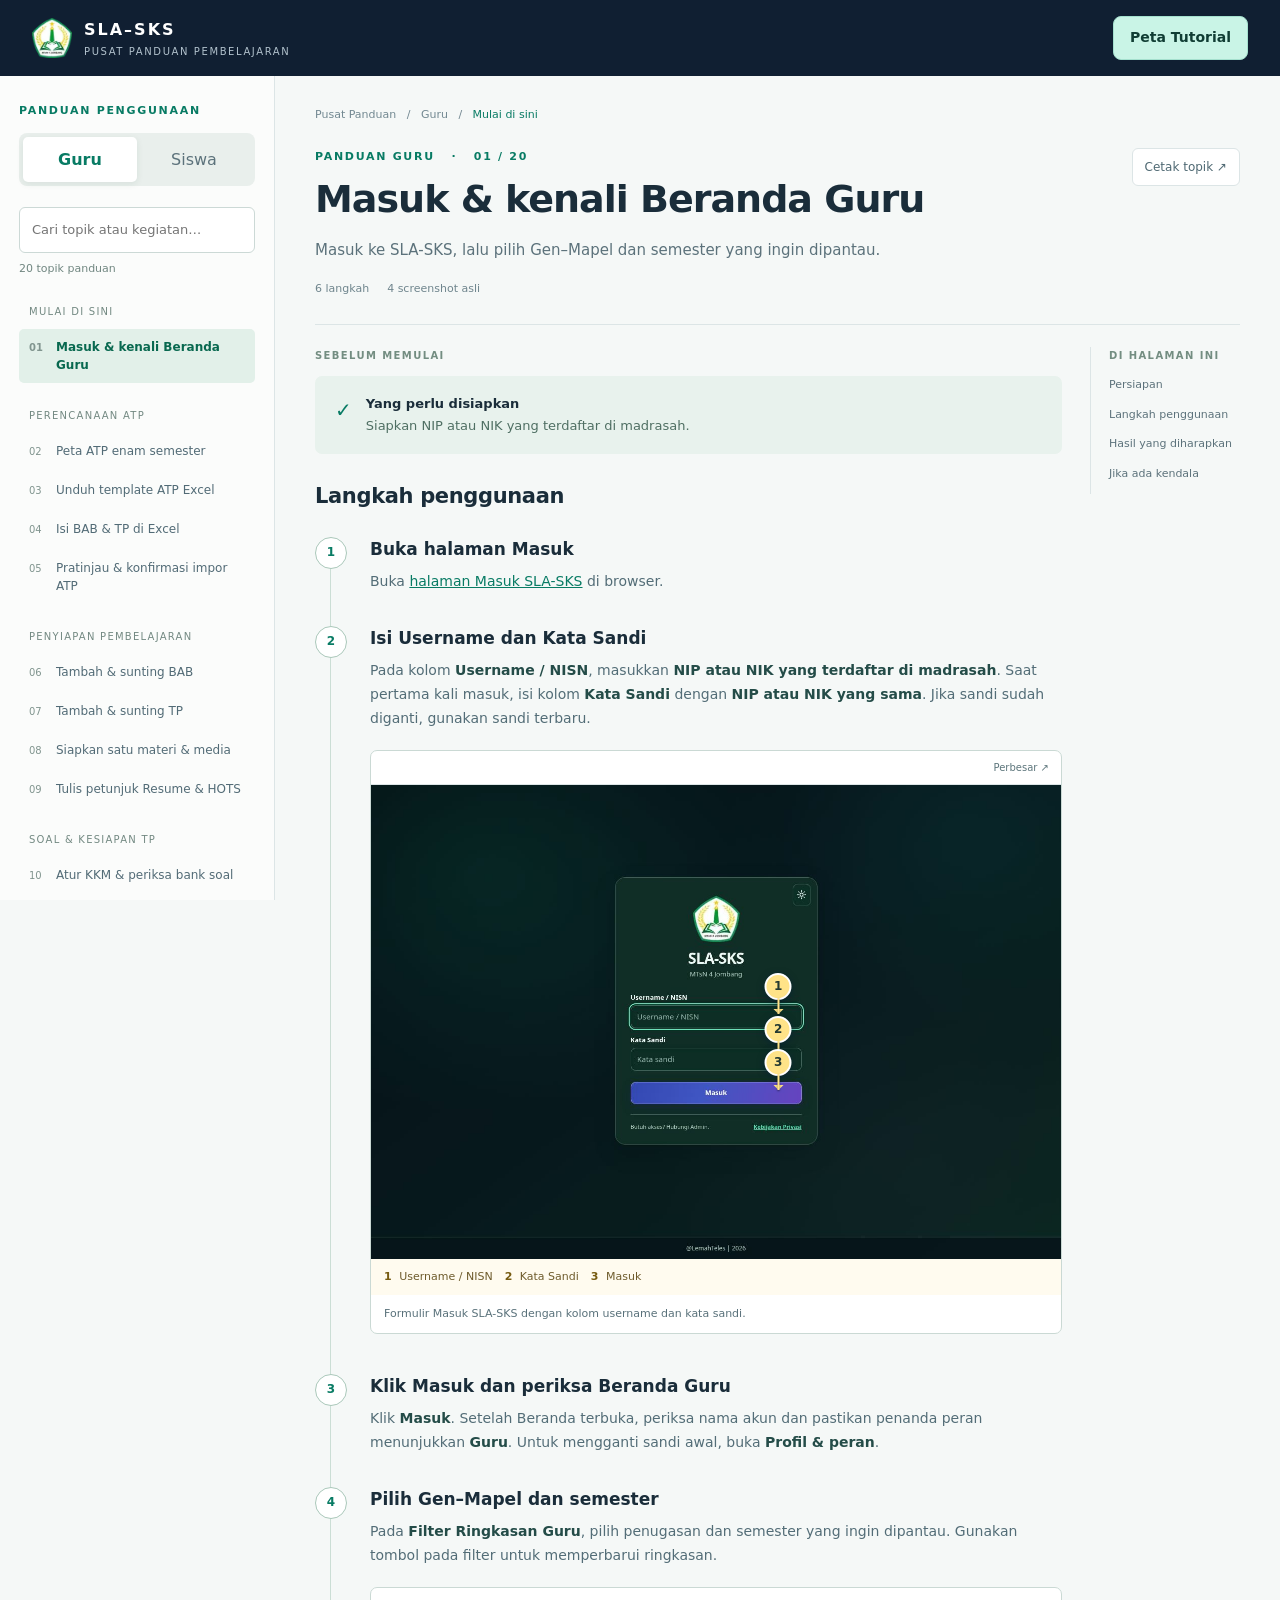
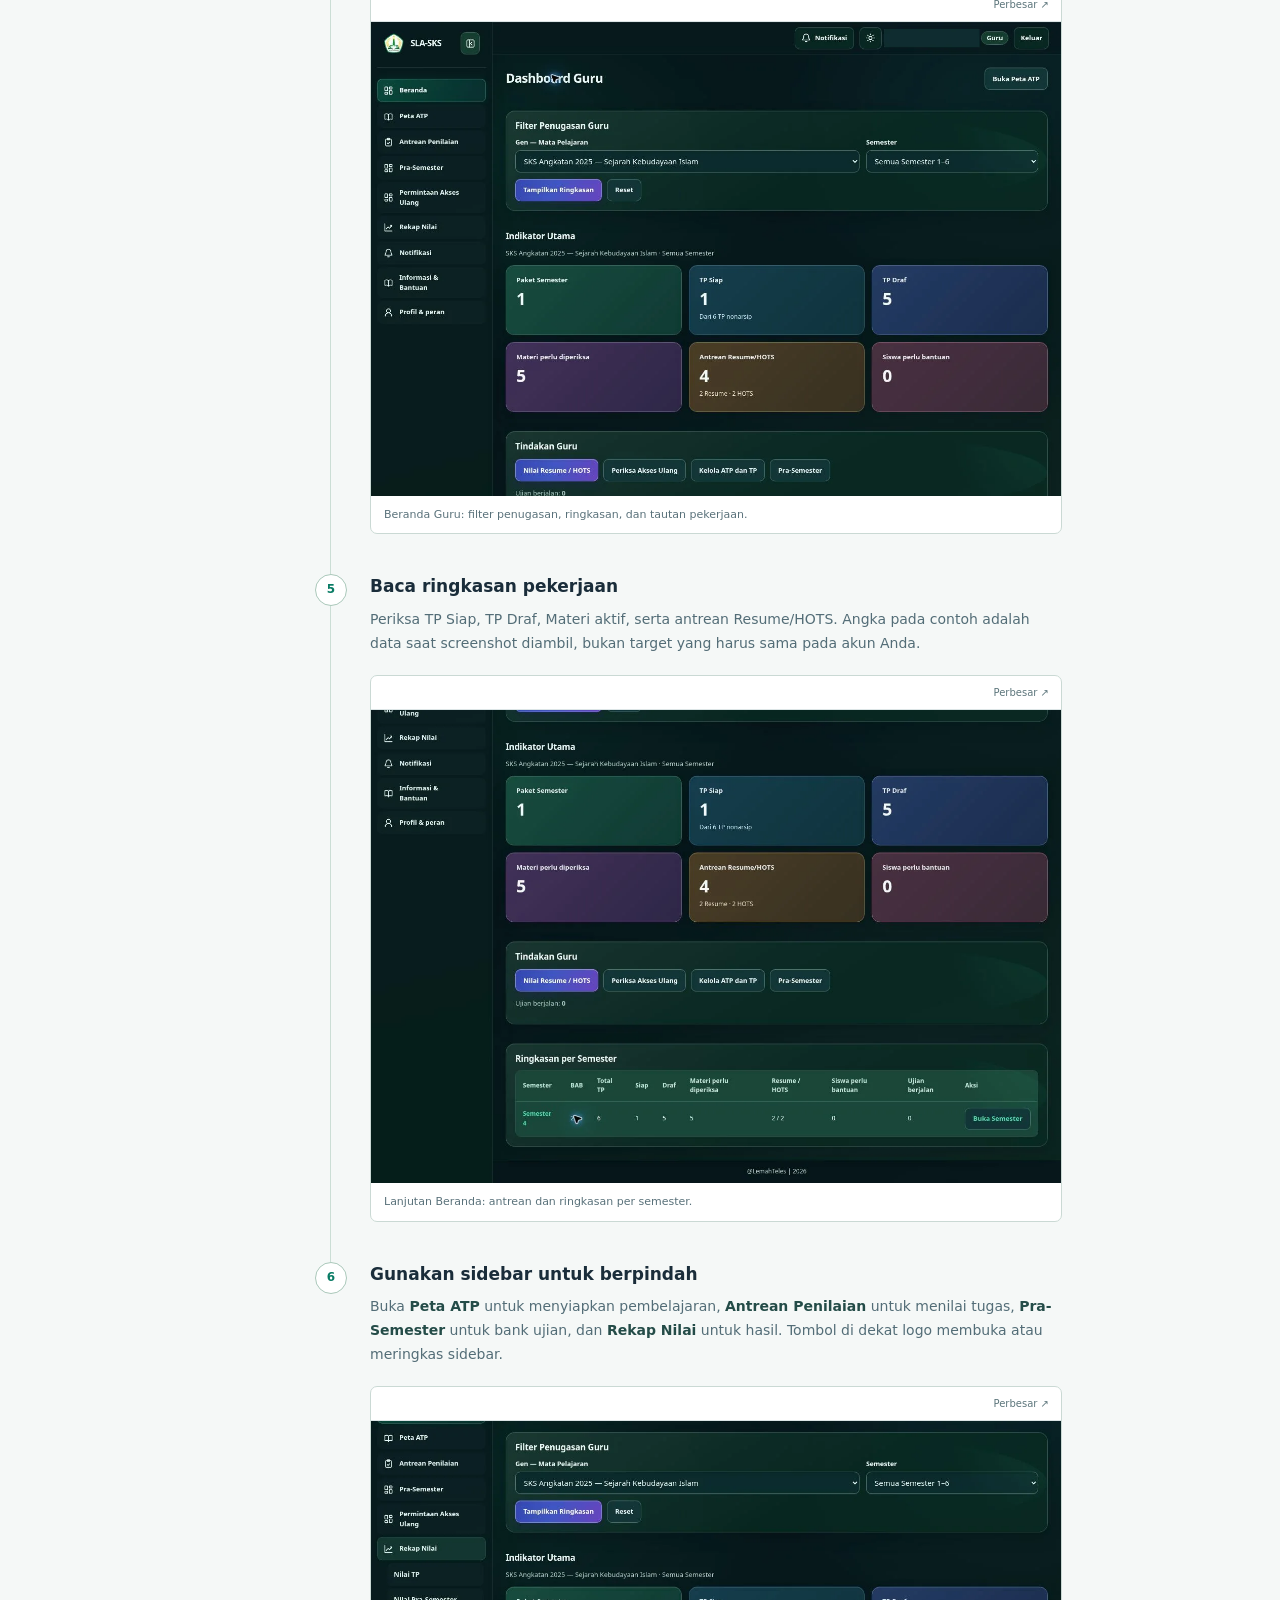
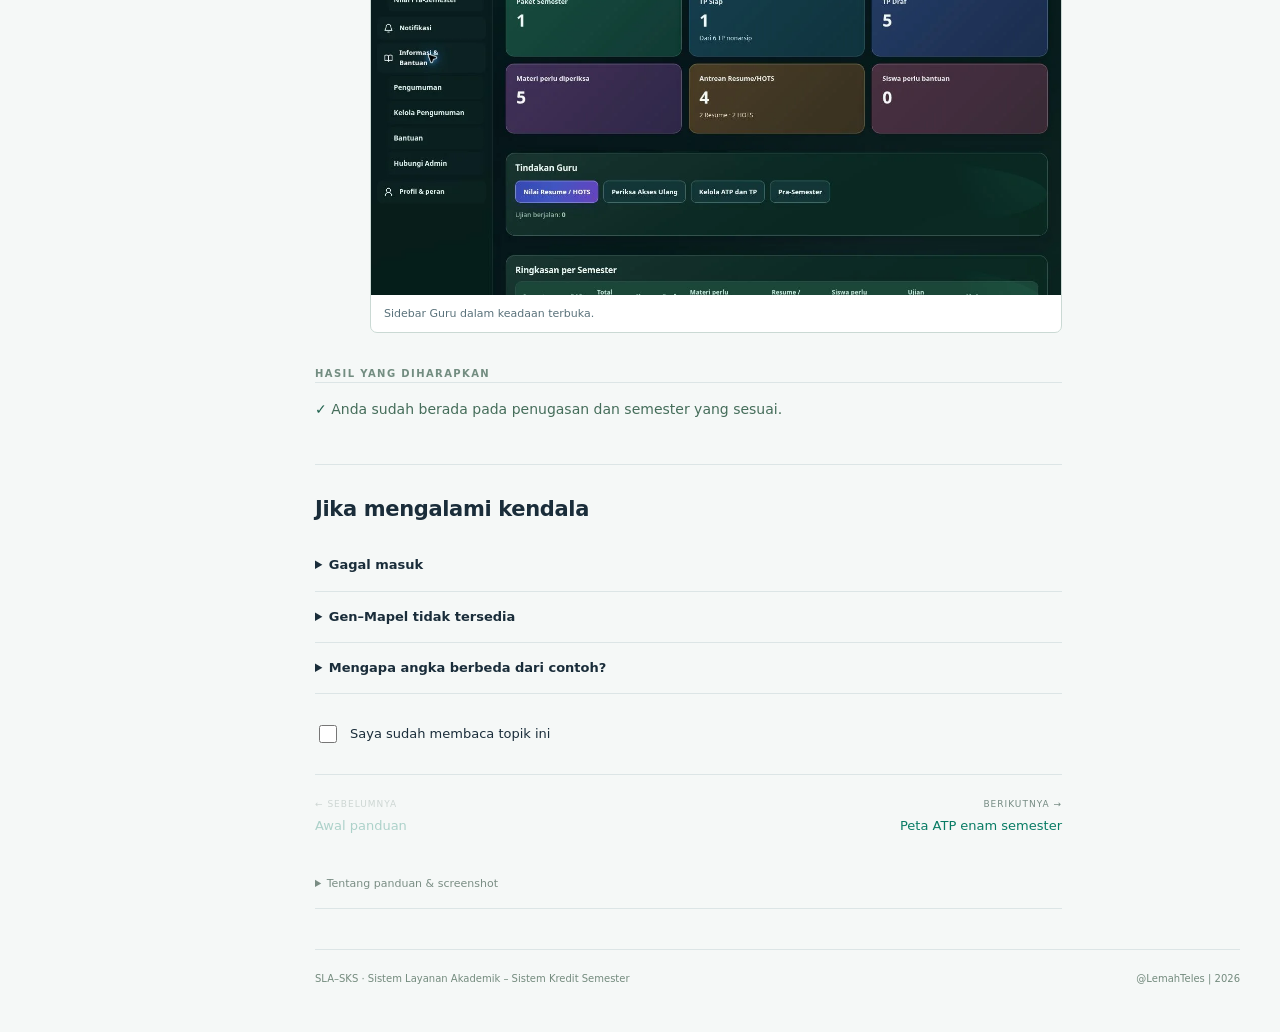
<file: index.html>
<!doctype html><html lang="id">
<head><meta charset="utf-8">
<meta name="viewport" content="width=device-width,initial-scale=1">
<meta name="description" content="Tutorial SLA-SKS untuk Guru dan Siswa: ATP Excel, materi, bank soal Word, penilaian, pembelajaran, ujian, nilai, dan sertifikat.">
<title>Tutorial Guru & Siswa · SLA-SKS</title><link rel="stylesheet" href="assets/tutorial.css?v=20261115-2">
</head>
<body><header class="top"><a class="brand" href="#guru/beranda" id="brand"><img class="logo" src="assets/logo-mtsn4-jombang.webp" width="40" height="40" alt="MTsN 4 Jombang"><span><strong>SLA–SKS</strong><small>PUSAT PANDUAN PEMBELAJARAN</small></span></a><div class="top-right"><a class="header-link" href="sitemap.html">Peta Tutorial</a><button class="mobile-menu" id="mobile" aria-label="Buka daftar isi" aria-expanded="false" aria-controls="sidebar">☰</button></div>
</header><div class="shell">
<aside id="sidebar"><div class="eyebrow">Panduan penggunaan</div><div class="roles" role="group" aria-label="Pilih peran"><button id="teacher" class="active" aria-pressed="true">Guru</button><button id="student" aria-pressed="false">Siswa</button></div><div class="search"><input type="search" id="search" placeholder="Cari topik atau kegiatan…" aria-label="Cari topik panduan"><div id="search-count" class="search-count" aria-live="polite"></div></div><nav id="nav" aria-label="Daftar panduan"></nav><div class="aside-foot"><div id="progress" class="progress"></div></div></aside>
<main class="workspace" id="main" tabindex="-1"><noscript><p>Aktifkan JavaScript untuk membuka daftar panduan.</p></noscript></main></div><button class="float-top" id="to-top" aria-label="Kembali ke atas" hidden>↑</button>
<dialog id="lightbox" class="zoom-fit" aria-label="Perbesar screenshot"><div class="dialog-head"><span id="caption">Screenshot aplikasi</span><div class="tools"><button id="minus" aria-label="Perkecil gambar">−</button><button id="zoom">Ukuran asli</button><button id="plus" aria-label="Perbesar gambar">+</button><button id="close">Tutup ×</button></div></div><div class="zoom-area"><img id="large" alt=""></div><div class="dialog-caption">Gunakan gulir saat diperbesar. Tekan Esc untuk menutup.</div></dialog>
<script defer src="assets/topics.js"></script>
<script defer src="assets/tutorial.js"></script>
</body>
</html>
</file>
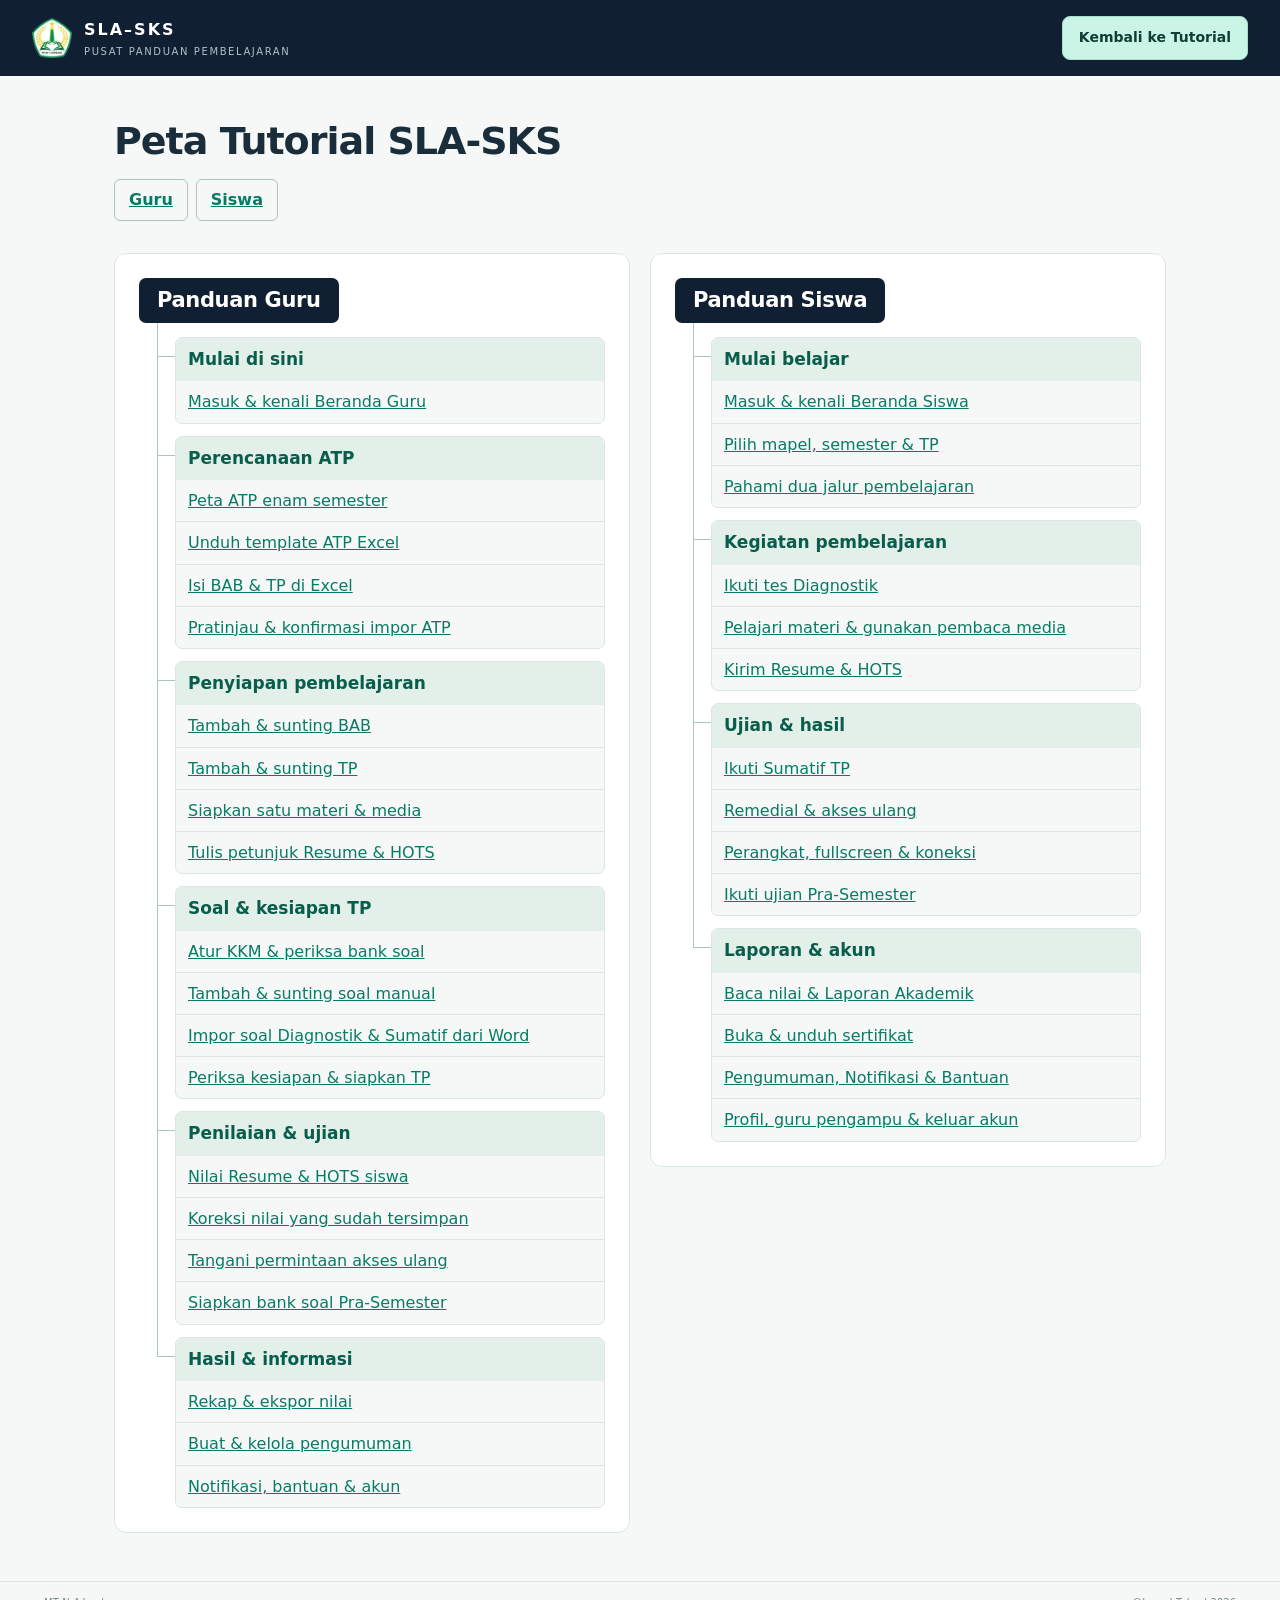
<file: sitemap.html>
<!doctype html>
<html lang="id">
<head>
  <meta charset="utf-8">
  <meta name="viewport" content="width=device-width, initial-scale=1">
  <meta name="description" content="Bagan navigasi panduan SLA-SKS untuk Guru dan Siswa.">
  <title>Peta Tutorial · SLA-SKS</title>
  <link rel="stylesheet" href="assets/tutorial.css?v=20261115-2">
  <link rel="stylesheet" href="assets/sitemap.css">
</head>
<body>
  <header class="top">
    <a class="brand" href="./">
      <img class="logo" src="assets/logo-mtsn4-jombang.webp" width="40" height="40" alt="MTsN 4 Jombang">
      <span><strong>SLA–SKS</strong><small>PUSAT PANDUAN PEMBELAJARAN</small></span>
    </a>
    <div class="top-right"><a class="header-link" href="./">Kembali ke Tutorial</a></div>
  </header>
  <main class="sitemap">
    <h1>Peta Tutorial SLA-SKS</h1>
    <nav class="sitemap-jump" aria-label="Pilih bagan panduan">
      <a href="#guru">Guru</a>
      <a href="#siswa">Siswa</a>
    </nav>
    <div class="sitemap-diagrams">
      <section class="diagram" id="guru" aria-labelledby="sitemap-guru">
        <h2 class="diagram-root" id="sitemap-guru">Panduan Guru</h2>
        <ul class="diagram-branches">
          <li class="diagram-branch">
            <h3>Mulai di sini</h3>
            <ul>
              <li><a href="./#guru/beranda">Masuk &amp; kenali Beranda Guru</a></li>
            </ul>
          </li>
          <li class="diagram-branch">
            <h3>Perencanaan ATP</h3>
            <ul>
              <li><a href="./#guru/peta-atp">Peta ATP enam semester</a></li>
              <li><a href="./#guru/template-atp">Unduh template ATP Excel</a></li>
              <li><a href="./#guru/isi-excel">Isi BAB &amp; TP di Excel</a></li>
              <li><a href="./#guru/impor-atp">Pratinjau &amp; konfirmasi impor ATP</a></li>
            </ul>
          </li>
          <li class="diagram-branch">
            <h3>Penyiapan pembelajaran</h3>
            <ul>
              <li><a href="./#guru/bab">Tambah &amp; sunting BAB</a></li>
              <li><a href="./#guru/tp">Tambah &amp; sunting TP</a></li>
              <li><a href="./#guru/materi">Siapkan satu materi &amp; media</a></li>
              <li><a href="./#guru/tugas">Tulis petunjuk Resume &amp; HOTS</a></li>
            </ul>
          </li>
          <li class="diagram-branch">
            <h3>Soal &amp; kesiapan TP</h3>
            <ul>
              <li><a href="./#guru/kkm">Atur KKM &amp; periksa bank soal</a></li>
              <li><a href="./#guru/soal-manual">Tambah &amp; sunting soal manual</a></li>
              <li><a href="./#guru/word">Impor soal Diagnostik &amp; Sumatif dari Word</a></li>
              <li><a href="./#guru/siap">Periksa kesiapan &amp; siapkan TP</a></li>
            </ul>
          </li>
          <li class="diagram-branch">
            <h3>Penilaian &amp; ujian</h3>
            <ul>
              <li><a href="./#guru/penilaian">Nilai Resume &amp; HOTS siswa</a></li>
              <li><a href="./#guru/koreksi">Koreksi nilai yang sudah tersimpan</a></li>
              <li><a href="./#guru/akses-ulang">Tangani permintaan akses ulang</a></li>
              <li><a href="./#guru/pra-semester">Siapkan bank soal Pra-Semester</a></li>
            </ul>
          </li>
          <li class="diagram-branch">
            <h3>Hasil &amp; informasi</h3>
            <ul>
              <li><a href="./#guru/rekap">Rekap &amp; ekspor nilai</a></li>
              <li><a href="./#guru/pengumuman">Buat &amp; kelola pengumuman</a></li>
              <li><a href="./#guru/bantuan">Notifikasi, bantuan &amp; akun</a></li>
            </ul>
          </li>
        </ul>
      </section>
      <section class="diagram" id="siswa" aria-labelledby="sitemap-siswa">
        <h2 class="diagram-root" id="sitemap-siswa">Panduan Siswa</h2>
        <ul class="diagram-branches">
          <li class="diagram-branch">
            <h3>Mulai belajar</h3>
            <ul>
              <li><a href="./#siswa/mulai">Masuk &amp; kenali Beranda Siswa</a></li>
              <li><a href="./#siswa/pilih-tp">Pilih mapel, semester &amp; TP</a></li>
              <li><a href="./#siswa/alur">Pahami dua jalur pembelajaran</a></li>
            </ul>
          </li>
          <li class="diagram-branch">
            <h3>Kegiatan pembelajaran</h3>
            <ul>
              <li><a href="./#siswa/diagnostik">Ikuti tes Diagnostik</a></li>
              <li><a href="./#siswa/materi">Pelajari materi &amp; gunakan pembaca media</a></li>
              <li><a href="./#siswa/resume-hots">Kirim Resume &amp; HOTS</a></li>
            </ul>
          </li>
          <li class="diagram-branch">
            <h3>Ujian &amp; hasil</h3>
            <ul>
              <li><a href="./#siswa/sumatif">Ikuti Sumatif TP</a></li>
              <li><a href="./#siswa/remedial">Remedial &amp; akses ulang</a></li>
              <li><a href="./#siswa/keamanan">Perangkat, fullscreen &amp; koneksi</a></li>
              <li><a href="./#siswa/pra-semester">Ikuti ujian Pra-Semester</a></li>
            </ul>
          </li>
          <li class="diagram-branch">
            <h3>Laporan &amp; akun</h3>
            <ul>
              <li><a href="./#siswa/laporan">Baca nilai &amp; Laporan Akademik</a></li>
              <li><a href="./#siswa/sertifikat">Buka &amp; unduh sertifikat</a></li>
              <li><a href="./#siswa/informasi">Pengumuman, Notifikasi &amp; Bantuan</a></li>
              <li><a href="./#siswa/profil">Profil, guru pengampu &amp; keluar akun</a></li>
            </ul>
          </li>
        </ul>
      </section>
    </div>
  </main>
  <footer class="sitemap-footer"><span>MTsN 4 Jombang</span><span>@LemahTeles | 2026</span></footer>
</body>
</html>
</file>
<file: assets/tutorial.css>
:root {
  --navy:#101f32;
  --green:#087b64;
  --ink:#1a2d3a;
  --muted:#5c727b;
  --line:#dce5e6;
  --paper:#f5f8f7
}
* {
  box-sizing:border-box
}
html {
  scroll-behavior:smooth;
  scroll-padding-top:24px
}
body {
  margin:0;
  font:16px/1.7 system-ui,-apple-system,Segoe UI,sans-serif;
  color:var(--ink);
  background:var(--paper)
}
button,input {
  font:inherit
}
button,a {
  touch-action:manipulation
}
button {
  cursor:pointer
}
a {
  color:var(--green)
}
button:focus-visible,a:focus-visible,input:focus-visible,summary:focus-visible {
  outline:3px solid #dca333;
  outline-offset:4px
}
.top {
  height:76px;
  background:var(--navy);
  color:white;
  display:flex;
  align-items:center;
  justify-content:space-between;
  padding:0 32px;
  gap:18px
}
.brand {
  display:flex;
  align-items:center;
  gap:12px;
  color:white;
  text-decoration:none
}
.logo {
  flex:none;
  display:block;
  width:40px;
  height:40px;
  object-fit:contain
}
.brand strong {
  letter-spacing:2px
}
.brand small {
  display:block;
  color:#b1c1cc;
  font-size:10px;
  letter-spacing:1.6px
}
.top-right {
  display:flex;
  align-items:center;
  gap:22px;
  font-size:12px;
  color:#c2cfd7
}
.tag {
  color:#b3e6d7;
  border:1px solid #42695f;
  border-radius:4px;
  padding:3px 9px;
  font-size:10px;
  letter-spacing:1.1px
}
.shell {
  max-width:1600px;
  margin:auto;
  display:grid;
  grid-template-columns:275px minmax(0,1fr)
}
aside {
  padding:26px 19px;
  border-right:1px solid var(--line);
  height:calc(100dvh - 76px);
  position:sticky;
  top:0;
  overflow:auto;
  background:#fbfcfb;
  scrollbar-width:thin
}
.eyebrow {
  font-size:11px;
  font-weight:700;
  letter-spacing:1.7px;
  text-transform:uppercase;
  color:var(--green)
}
.roles {
  display:flex;
  padding:4px;
  background:#e9efec;
  border-radius:8px;
  margin:12px 0 21px
}
.roles button {
  width:50%;
  border:0;
  border-radius:5px;
  background:none;
  color:var(--muted);
  padding:9px
}
.roles button.active {
  background:white;
  color:var(--green);
  font-weight:700;
  box-shadow:0 2px 7px #1a473215
}
.search input {
  width:100%;
  padding:11px 12px;
  border:1px solid #ccd9d6;
  border-radius:6px;
  background:white;
  font-size:13px
}
.search-count {
  font-size:11px;
  color:#708680;
  margin-top:7px
}
.nav-title {
  font-size:10px;
  letter-spacing:1.25px;
  color:#738982;
  margin:24px 10px 9px;
  text-transform:uppercase
}
.nav-item {
  display:flex;
  gap:10px;
  width:100%;
  padding:9px 10px;
  margin:3px 0;
  border:0;
  background:none;
  text-align:left;
  color:#526b76;
  font-size:12px;
  border-radius:5px;
  line-height:1.5
}
.nav-item.active {
  background:#e2f0e9;
  color:#08684f;
  font-weight:650
}
.nav-item:hover {
  background:#edf4f0
}
.nav-item .num {
  font-size:10px;
  color:#81958f;
  padding-top:2px;
  min-width:17px
}
.nav-item .check {
  margin-left:auto;
  color:var(--green)
}
.aside-foot {
  font-size:11px;
  color:#6d837d;
  border-top:1px solid var(--line);
  margin-top:24px;
  padding:16px 10px
}
.workspace {
  padding:30px 40px 45px;
  min-width:0
}
.crumb {
  font-size:11px;
  color:#728891;
  margin-bottom:23px
}
.crumb span {
  color:var(--green)
}
.intro {
  border-bottom:1px solid var(--line);
  padding-bottom:25px;
  margin-bottom:22px
}
.intro-head {
  display:flex;
  justify-content:space-between;
  gap:20px;
  align-items:start
}
h1 {
  font-size:clamp(27px,3vw,38px);
  line-height:1.22;
  margin:10px 0 15px;
  letter-spacing:-1px;
  font-weight:650
}
h2 {
  font-size:21px;
  line-height:1.4;
  letter-spacing:-.35px;
  margin:27px 0 16px
}
h3 {
  font-size:17px;
  margin:0 0 8px;
  line-height:1.5
}
.lead {
  color:var(--muted);
  max-width:740px;
  font-size:15px;
  margin:0
}
.meta {
  display:flex;
  gap:18px;
  flex-wrap:wrap;
  margin-top:17px;
  font-size:11px;
  color:#6f858d
}
.print {
  background:white;
  border:1px solid var(--line);
  border-radius:6px;
  color:#4f6973;
  padding:8px 12px;
  font-size:12px;
  white-space:nowrap
}
.notice {
  font-size:13px;
  color:#775c22;
  border-left:3px solid #caa34d;
  padding:13px 16px;
  background:#fcf7e9;
  margin:20px 0 28px
}
.article-grid {
  display:grid;
  grid-template-columns:minmax(0,1fr) 150px;
  gap:28px
}
.toc {
  border-left:1px solid var(--line);
  padding-left:18px;
  align-self:start;
  position:sticky;
  top:28px;
  font-size:11px
}
.toc button {
  display:block;
  text-align:left;
  border:0;
  background:none;
  color:var(--muted);
  margin:12px 0;
  padding:0;
  line-height:1.6
}
.toc button:hover {
  color:var(--green)
}
.section-kicker {
  font-size:10px;
  letter-spacing:1.4px;
  color:#738d81;
  font-weight:700
}
.prep {
  display:flex;
  gap:14px;
  align-items:flex-start;
  background:#e8f2ed;
  padding:17px 20px;
  border-radius:7px;
  margin:12px 0 28px;
  font-size:13px
}
.prep-symbol {
  font-size:20px;
  color:var(--green)
}
.prep p {
  margin:0;
  color:#4f6f63
}
.steps {
  list-style:none;
  margin:25px 0 32px;
  padding:0;
  counter-reset:step
}
.steps>li {
  position:relative;
  padding:0 0 32px 39px;
  border-left:1px solid #cbded5;
  margin-left:15px;
  counter-increment:step
}
.steps>li:last-child {
  border-left-color:transparent;
  padding-bottom:0
}
.steps>li:before {
  content:counter(step);
  position:absolute;
  left:-16px;
  top:0;
  background:white;
  border:1px solid #a9c7b9;
  color:var(--green);
  border-radius:50%;
  width:30px;
  height:30px;
  text-align:center;
  line-height:28px;
  font-size:12px;
  font-weight:700
}
.steps p {
  font-size:14px;
  color:#536d77;
  margin:0
}
.steps b {
  font-weight:650;
  color:#244c48
}
.figure {
  margin:19px 0 8px;
  border:1px solid #cad9d4;
  border-radius:7px;
  overflow:hidden;
  background:white
}
.figure-top {
  padding:8px 12px;
  display:flex;
  justify-content:space-between;
  font-size:10px;
  color:#5c757b;
  border-bottom:1px solid var(--line);
  gap:8px
}
.image-open {
  display:block;
  position:relative;
  border:0;
  padding:0;
  width:100%;
  background:#e7eeec;
  text-align:initial
}
.image-open img {
  width:100%;
  height:auto;
  display:block
}
.figure figcaption {
  font-size:11px;
  color:#59717a;
  padding:10px 13px;
  line-height:1.6
}
.pin {
  position:absolute;
  display:grid;
  place-items:center;
  background:#ffe388;
  color:#243931;
  border:2px solid white;
  border-radius:50%;
  width:27px;
  height:27px;
  font-weight:800;
  font-size:12px;
  transform:translate(-50%,calc(-100% - 17px));
  box-shadow:0 2px 7px #001d3a88;
  pointer-events:none
}
.pin:after {
  content:'';
  position:absolute;
  top:23px;
  width:2px;
  height:16px;
  background:#ffe388;
  box-shadow:0 1px 2px #0008
}
.pin:before {
  content:'';
  position:absolute;
  top:34px;
  border:5px solid transparent;
  border-top-color:#ffe388
}
.pin-legend {
  padding:9px 13px;
  display:flex;
  gap:12px;
  flex-wrap:wrap;
  background:#fffbef;
  font-size:11px;
  color:#6e5b2c
}
.pin-legend b {
  color:#775c12;
  margin-right:4px
}
.expected {
  border-top:1px solid var(--line);
  padding:15px 0;
  font-size:14px;
  color:#456d5a
}
.expected strong {
  color:#20624e
}
.reference-table {
  width:100%;
  border-collapse:collapse;
  font-size:13px;
  line-height:1.7;
  margin:15px 0 25px
}
.reference-table th {
  text-align:left;
  background:#e8f1ed;
  font-weight:650
}
.reference-table td,.reference-table th {
  padding:12px 14px;
  vertical-align:top;
  border-bottom:1px solid #d8e3dd
}
.reference-table td:first-child {
  font-weight:600;
  color:#305a4c;
  min-width:130px
}
.table-wrap {
  overflow-x:auto
}
.example {
  padding:15px 18px;
  background:#eef3f5;
  border-left:3px solid #7d9cad;
  font-size:13px;
  color:#4e6775;
  margin:22px 0
}
.trouble {
  border-top:1px solid var(--line);
  margin-top:27px;
  padding-top:3px
}
details {
  border-bottom:1px solid var(--line);
  padding:14px 0;
  font-size:13px
}
summary {
  cursor:pointer;
  font-weight:600
}
details p {
  color:var(--muted);
  margin-bottom:0
}
.coverage {
  font-size:11px;
  color:#6f8088;
  line-height:1.7;
  margin:25px 0 0;
  padding-top:14px;
  border-top:1px dashed var(--line)
}
.coverage b {
  color:#526e77
}
.done {
  display:flex;
  align-items:center;
  gap:10px;
  font-size:13px;
  margin:28px 0
}
.done input {
  accent-color:var(--green);
  width:18px;
  height:18px
}
.pager {
  display:flex;
  justify-content:space-between;
  gap:20px;
  border-top:1px solid var(--line);
  padding-top:22px;
  margin-top:25px
}
.pager button {
  background:transparent;
  color:var(--green);
  border:0;
  text-align:left;
  font-size:13px;
  max-width:48%;
  padding:0;
  line-height:1.6
}
.pager button:last-child {
  text-align:right
}
.pager small {
  display:block;
  color:#758b83;
  font-size:9px;
  letter-spacing:1px;
  margin-bottom:5px
}
.pager button:disabled {
  opacity:.3;
  cursor:default
}
.progress {
  margin-top:14px;
  font-size:10px;
  color:#70867b
}
.bar {
  height:3px;
  background:#e0e9e4;
  margin-top:8px
}
.bar span {
  display:block;
  height:100%;
  background:var(--green)
}
footer {
  margin-top:40px;
  padding-top:20px;
  border-top:1px solid var(--line);
  display:flex;
  justify-content:space-between;
  gap:14px;
  font-size:10px;
  color:#748b7e
}
.mobile-menu {
  display:none;
  background:transparent;
  border:0;
  color:white;
  font-size:21px
}
dialog {
  padding:0;
  border:0;
  border-radius:8px;
  width:96vw;
  max-width:1600px;
  max-height:96dvh;
  background:#122632;
  color:white
}
dialog::backdrop {
  background:#061018eb
}
dialog .dialog-head {
  display:flex;
  justify-content:space-between;
  align-items:center;
  padding:11px 15px;
  font-size:12px;
  gap:14px
}
dialog .tools {
  display:flex;
  gap:6px;
  flex-shrink:0
}
dialog button {
  background:transparent;
  border:1px solid #658079;
  color:white;
  border-radius:5px;
  padding:5px 11px;
  font-size:12px
}
dialog .zoom-area {
  overflow:auto;
  max-height:81dvh;
  padding:10px;
  text-align:center
}
dialog img {
  display:block;
  margin:auto;
  max-width:none
}
dialog.zoom-fit img {
  width:auto!important;
  max-width:100%;
  max-height:77dvh;
  object-fit:contain
}
dialog .dialog-caption {
  font-size:11px;
  color:#b7c9c2;
  padding:8px 15px
}
.no-results {
  font-size:12px;
  padding:15px;
  color:#6c8280
}
.flow {
  margin:20px 0 28px;
  border-top:1px solid var(--line);
  border-bottom:1px solid var(--line);
  padding:20px 0
}
.flow-start {
  text-align:center;
  font-size:13px;
  font-weight:700;
  color:var(--green)
}
.flow-branches {
  display:grid;
  grid-template-columns:1fr 1fr;
  gap:24px;
  margin:16px 0
}
.flow-branch {
  text-align:center;
  padding:15px;
  border-left:2px solid #adcbb9;
  background:#edf4ef;
  font-size:12px
}
.flow-branch b {
  display:block;
  color:#235e49;
  font-size:13px
}
.flow-branch p {
  margin:5px 0
}
.flow-end {
  text-align:center;
  font-size:13px;
  font-weight:700;
  color:#294e68
}
.toast {
  position:fixed;
  bottom:20px;
  right:20px;
  background:var(--navy);
  color:white;
  padding:12px 20px;
  border-radius:6px;
  font-size:12px;
  z-index:20
}
.float-top {
  position:fixed;
  bottom:20px;
  right:20px;
  width:42px;
  height:42px;
  border-radius:50%;
  border:0;
  background:var(--green);
  color:white;
  box-shadow:0 3px 12px #12342533;
  font-size:23px;
  z-index:7
}
.about {
  max-width:900px;
  margin-top:24px;
  font-size:11px;
  color:#7a8d84
}
.about summary {
  font-size:11px;
  font-weight:500
}
.about p {
  font-size:11px
}
.empty-search-actions {
  font-size:12px;
  background:transparent;
  border:1px solid var(--line);
  border-radius:4px;
  padding:5px 10px;
  color:var(--green)
}

@media(min-width:1450px) {
  .workspace {
  padding:34px 48px
}
.article-grid {
  grid-template-columns:minmax(0,1fr) 155px;
  gap:36px
}

}
@media(max-width:1180px) {
  .article-grid {
  grid-template-columns:1fr
}
.toc {
  display:none
}
.workspace {
  padding:27px
}
.shell {
  grid-template-columns:245px 1fr
}

}
@media(max-width:760px) {
  .top {
  padding:0 17px;
  height:68px;
  position:sticky;
  top:0;
  z-index:9
}
.top-right {
  gap:8px
}
.mobile-menu {
  display:block
}
.brand small {
  font-size:8px
}
.brand strong {
  font-size:14px
}
.tag {
  font-size:8px;
  padding:3px 6px
}
.shell {
  display:block
}
aside {
  display:none;
  position:fixed;
  top:68px;
  bottom:0;
  height:auto;
  width:285px;
  z-index:8;
  box-shadow:15px 0 35px #10223244
}
aside.open {
  display:block
}
.workspace {
  padding:22px 17px
}
.intro-head {
  display:block
}
.print {
  margin-top:15px
}
.crumb {
  margin-bottom:19px
}
.meta {
  gap:10px
}
.steps>li {
  padding-left:24px;
  margin-left:13px
}
.steps>li:before {
  width:26px;
  height:26px;
  line-height:24px;
  left:-14px
}
.steps p {
  font-size:14px
}
.steps h3 {
  font-size:16px
}
.figure {
  margin-left:-12px
}
.figure-top {
  font-size:8px;
  padding:7px
}
.pin {
  width:18px;
  height:18px;
  font-size:9px;
  border-width:1px
}
.pin {
  transform:translate(-50%,calc(-100% - 11px))
}
.pin:after {
  top:16px;
  height:10px
}
.pin:before {
  top:23px;
  border-width:3px
}
footer {
  flex-direction:column
}
.flow-branches {
  gap:12px
}
.flow-branch {
  padding:9px;
  font-size:11px
}
dialog .dialog-head {
  flex-wrap:wrap
}
dialog .tools {
  margin-left:auto
}
.reference-table {
  font-size:12px
}
.reference-table td,.reference-table th {
  padding:10px
}
.prep {
  padding:15px
}
.float-top {
  width:37px;
  height:37px;
  bottom:14px;
  right:12px
}
.image-open:after {
  content:'↗';
  position:absolute;
  bottom:6px;
  right:6px;
  background:#ffffffdd;
  color:#19423b;
  border-radius:4px;
  padding:0 6px;
  font-size:13px
}

}

@media print {
  .top,aside,.toc,.print,.pager,.done,footer,.float-top,.about,.pin,.pin-legend {
  display:none!important
}
.shell,.article-grid {
  display:block
}
.workspace {
  padding:0
}
.figure {
  break-inside:avoid;
  max-width:100%
}
.figure img {
  max-height:20cm;
  object-fit:contain
}
.steps>li {
  break-inside:auto
}
.steps h3 {
  break-after:avoid
}
body {
  background:white;
  font-size:11pt
}
.notice,.example {
  background:#fafafa
}
details p {
  display:block
}
.coverage {
  font-size:9pt
}
.image-open {
  background:white
}
.steps {
  margin-bottom:15px
}
.figure-top span:last-child {
  display:none
}

}


[hidden] {
  display:none!important
}

@media(max-width:760px) {
  html {
  scroll-padding-top:82px
}

}

@media(prefers-reduced-motion:reduce) {
  html {
  scroll-behavior:auto
}

}


.header-link {
  display: inline-flex;
  flex: none;
  align-items: center;
  justify-content: center;
  min-height: 44px;
  padding: 8px 16px;
  border: 1px solid #a4e0ce;
  border-radius: 8px;
  background: #c9f4e6;
  color: #103d34;
  font-size: 14px;
  font-weight: 700;
  line-height: 1.25;
  text-decoration: none;
  white-space: nowrap;
}

.header-link:hover {
  background: #e3fff5;
}

.header-link:focus-visible {
  outline: 3px solid #fff;
  outline-offset: 3px;
}

@media (max-width: 480px) {
  .top {
    gap: 10px;
    padding-inline: 12px;
  }

  .brand {
    gap: 8px;
  }

  .brand small {
    display: none;
  }

  .header-link {
    padding-inline: 12px;
  }
}
</file>
<file: assets/sitemap.css>
.sitemap {
  --connector: #a9c6bf;
  max-width: 1140px;
  margin: 0 auto;
  padding: 32px clamp(14px, 4vw, 44px) 48px;
}

.sitemap-jump {
  display: flex;
  flex-wrap: wrap;
  gap: 8px;
}

.sitemap-jump a {
  padding: 6px 14px;
  border: 1px solid var(--connector);
  border-radius: 6px;
  font-weight: 600;
}

.diagram {
  margin-top: 32px;
  padding: 24px;
  border: 1px solid var(--line);
  border-radius: 12px;
  background: #fff;
}

.diagram-root {
  width: fit-content;
  margin: 0;
  padding: 8px 18px;
  border-radius: 7px;
  color: #fff;
  background: var(--navy);
}

.diagram-branches,
.diagram-branch ul {
  list-style: none;
  margin: 0;
  padding: 0;
}

.sitemap-diagrams {
  display: grid;
  grid-template-columns: repeat(2, minmax(0, 1fr));
  align-items: start;
  gap: 20px;
}

.diagram-branches {
  display: grid;
  gap: 12px;
  margin-left: 18px;
  padding: 14px 0 0 18px;
  background: linear-gradient(var(--connector), var(--connector)) left top / 1px calc(100% - 1px) no-repeat;
}

.diagram-branch {
  position: relative;
  border: 1px solid var(--line);
  border-radius: 7px;
  background: var(--paper);
}

.diagram-branch::before {
  content: "";
  position: absolute;
  top: 18px;
  left: -19px;
  width: 18px;
  border-top: 1px solid var(--connector);
}

.diagram-branch:last-child::after {
  content: "";
  position: absolute;
  top: 19px;
  bottom: -1px;
  left: -19px;
  width: 1px;
  background: #fff;
}

.diagram-branch h3 {
  margin: 0;
  padding: 9px 12px;
  border-radius: 6px 6px 0 0;
  background: #e2f0e9;
  color: #085d4b;
}

.diagram-branch a {
  display: block;
  padding: 7px 12px;
  overflow-wrap: anywhere;
}

.diagram-branch li + li {
  border-top: 1px solid var(--line);
}

.sitemap-footer {
  margin: 0;
  padding: 12px clamp(14px, 4vw, 44px);
}

@media (max-width: 780px) {
  .sitemap-diagrams {
    grid-template-columns: minmax(0, 1fr);
    gap: 0;
  }

  .diagram {
    padding: 16px 12px;
  }
}
</file>
